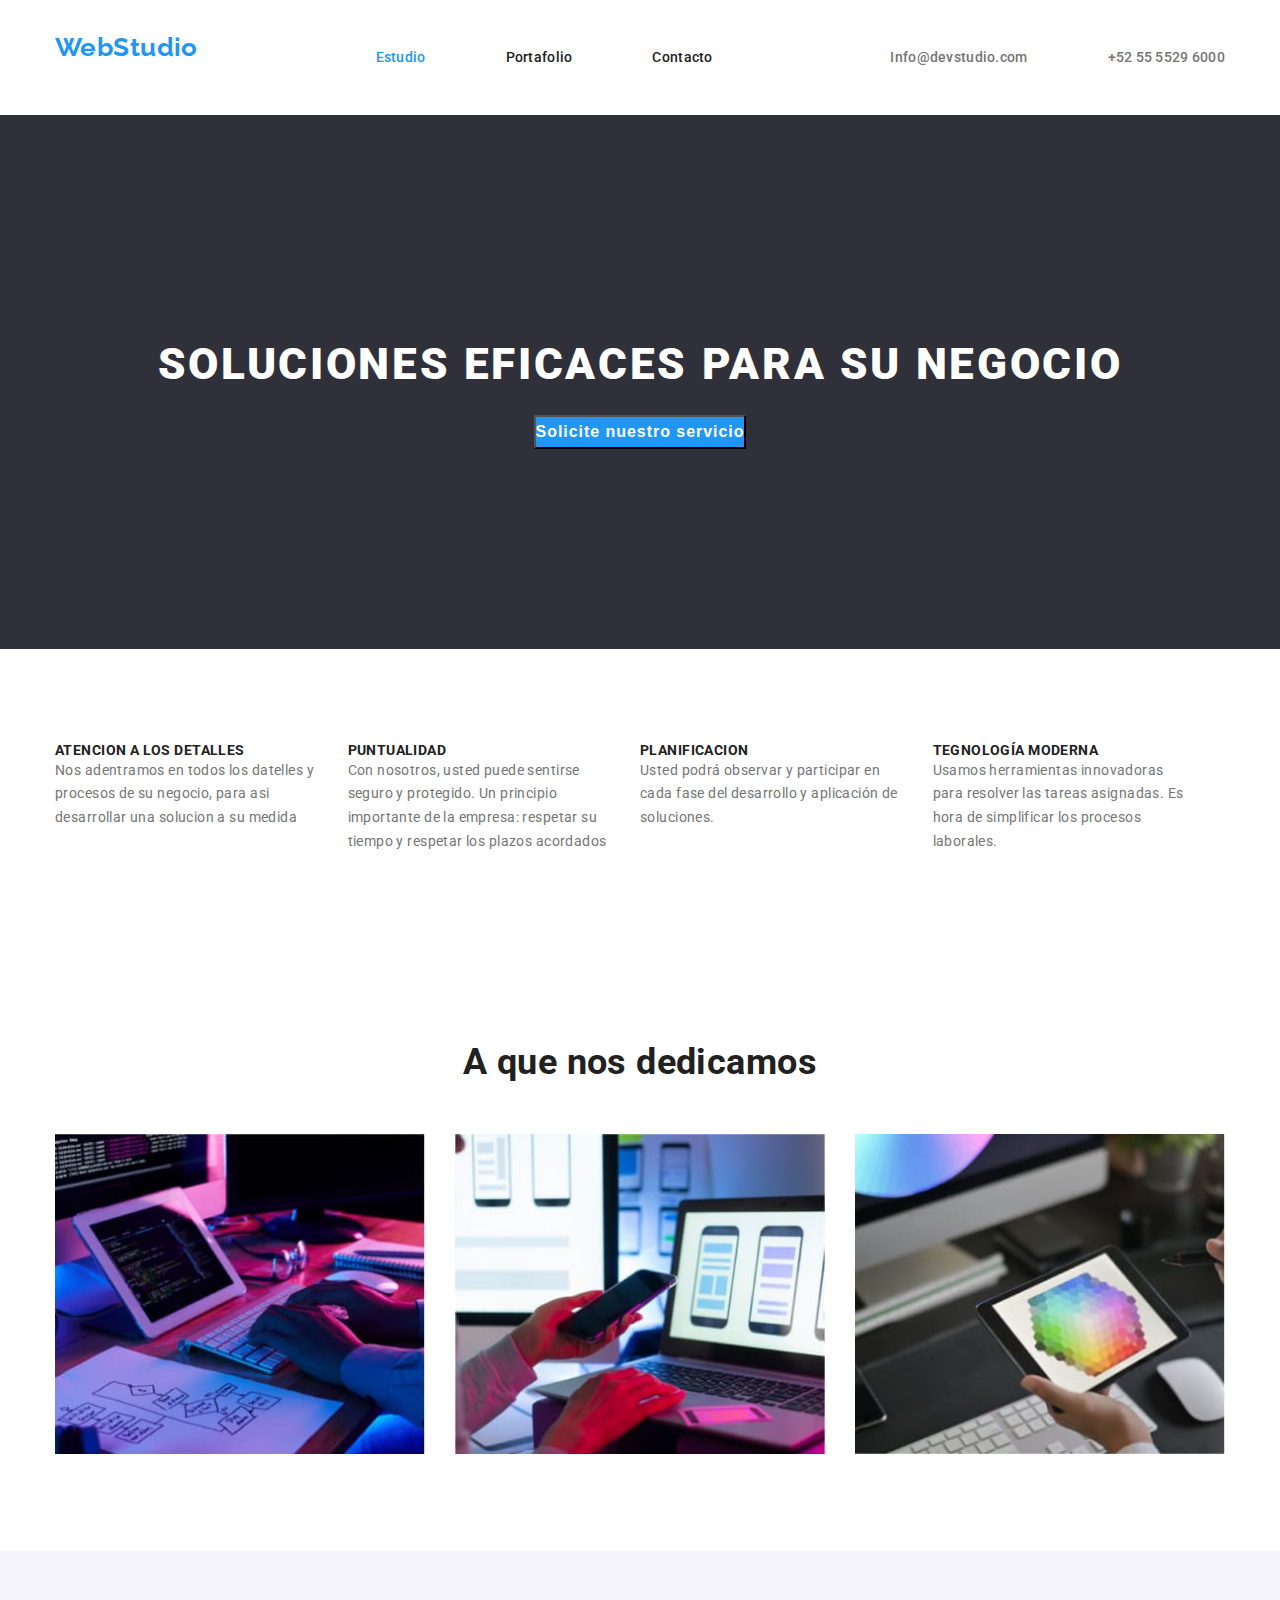
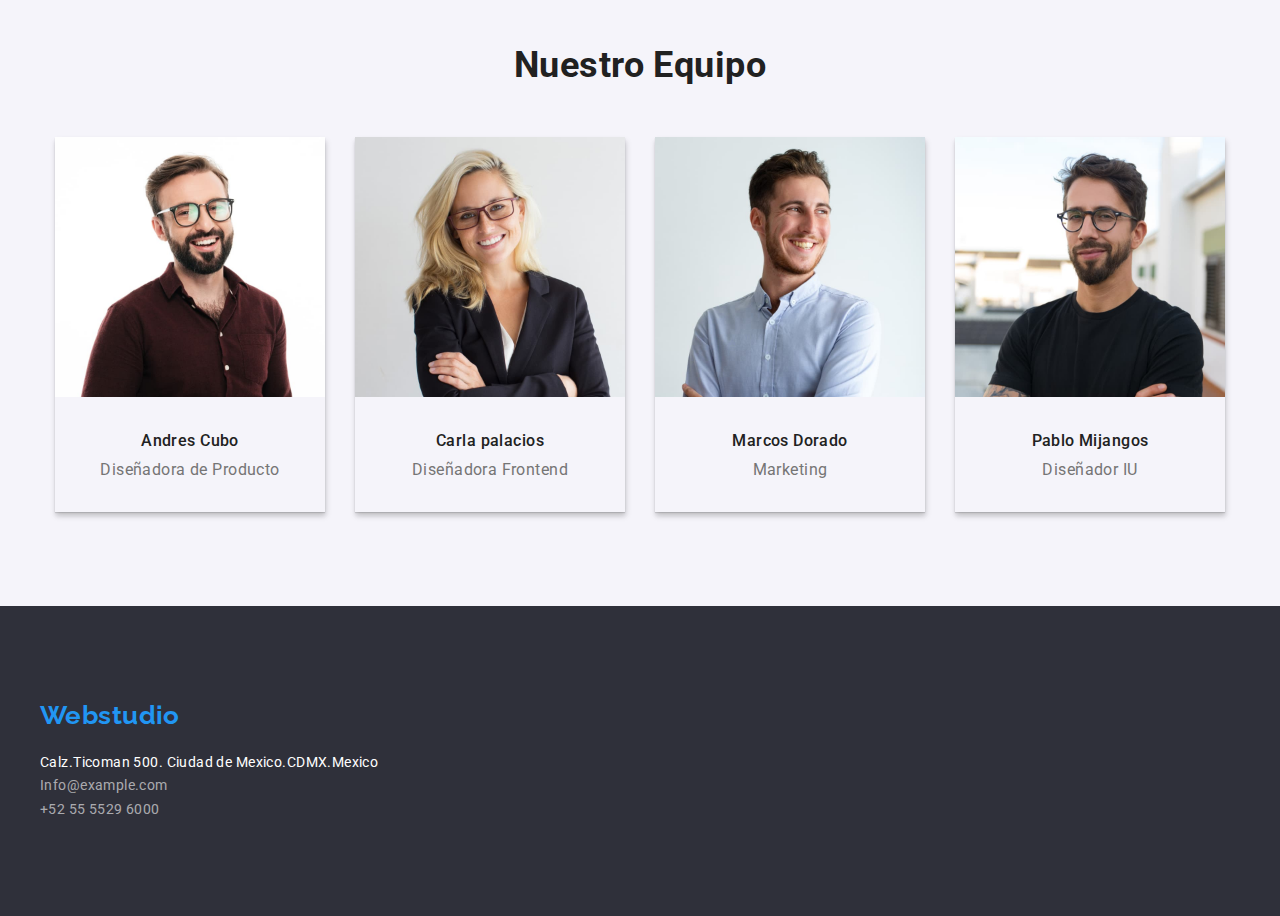
<file: index.html>
<!DOCTYPE html>
<html lang="en">
  <head>
    <meta charset="UTF-8" />
    <meta http-equiv="X-UA-Compatible" content="IE=edge" />
    <meta name="viewport" content="width=device-width, initial-scale=1.0" />
    <link rel="preconnect" href="https://fonts.googleapis.com" />
    <link rel="preconnect" href="https://fonts.gstatic.com" crossorigin />
    <link
      href="https://fonts.googleapis.com/css2?family=Raleway:wght@700&family=Roboto:wght@400;500;700;900&display=swap"
      rel="stylesheet"
    />
    <link rel="stylesheet" href="./css/styles.css" />

    <title>Document</title>
  </head>

  <body>
    <!--Encabezado-->
    <header>
      <div class="container header-container">
        <a class="logo list" href="./index.html">WebStudio</a>
        <nav>
          <ul class="nav-menu">
            <li>
              <a class="headers current list" href="./index.html">Estudio</a>
            </li>
            <li>
              <a class="headers list" href="./portafolio.html">Portafolio</a>
            </li>
            <li><a class="headers list" href="./index.html">Contacto</a></li>
          </ul>
        </nav>
        <ul class="nav-contact">
          <li>
            <a class="link list" href="emailto:Info@devstudio.com"
              >Info@devstudio.com</a
            >
          </li>
          <li>
            <a class="link list" href="tel:+52 55  5529 6000"
              >+52 55 5529 6000</a
            >
          </li>
        </ul>
      </div>
    </header>

    <main>
      <section class="hero">
        <h1 class="hero-title">SOLUCIONES EFICACES PARA SU NEGOCIO</h1>
        <button class="hero-button" type="button">
          Solicite nuestro servicio
        </button>
        <!--Este es el comienzo-->
      </section>
     
      <section class="Benefits section">
        <div class="container">
        <h2 style="display: none">Nuestras ventajas</h2>
        <ul class="Benefits-list">
          <li class="Benefits-items">
            <h3 class="Benefits-title">ATENCION A LOS DETALLES</h3>
            <p class="Benefits-parraf">
              Nos adentramos en todos los datelles y procesos de su negocio,
              para asi desarrollar una solucion a su medida
            </p>
          </li>

          <li class="Benefits-items">
            <h3 class="Benefits-title">PUNTUALIDAD</h3>
            <p class="Benefits-parraf">
              Con nosotros, usted puede sentirse seguro y protegido. Un
              principio importante de la empresa: respetar su tiempo y respetar
              los plazos acordados
            </p>
          </li>
          <li class="Benefits-items">
            <h3 class="Benefits-title">PLANIFICACION</h3>
            <p class="Benefits-parraf">
              Usted podrá observar y participar en cada fase del desarrollo y
              aplicación de soluciones.
            </p>
          </li>

          <li class="Benefits-items">
            <h3 class="Benefits-title">TEGNOLOGÍA MODERNA</h3>
            <p class="Benefits-parraf">
              Usamos herramientas innovadoras para resolver las tareas
              asignadas. Es hora de simplificar los procesos laborales.
            </p>
          </li>
        </ul>
      </div>
      </section>
      <!--Estos son los servicios-->
      <section class="gallery section">
        <div class="container">
          <h2 class="section-title">A que nos dedicamos</h2>
          <ul class="galery-list">
            <li class="galery-items">
              <img
                src="images/img_1.jpg"
                width="370"
                alt="typing on keyboard"
              />
            </li>
            <li class="galery-items">
              <img src="images/img_2.jpg" 
              width="370" 
              alt="checking phone"
              />
            </li>
            <li class="galery-items">
              <img
                src="images/img_3.jpg"
                width="370"
                alt="Looking at the design"
              />
            </li>
          </ul>
        </div>
      </section>
      <!--Estas con las imagenes-->
      <section class="our-team section">
        <div class="container">
        <h2 class="section-title">Nuestro Equipo</h2>
        <ul class="team-list">
          <li class="team-items">
            <img src="images/team_1.jpg" width="270" />
            <div class="staf">
            <h3 class="team-name">Andres Cubo</h3>
            <p class="team-parraf">Diseñadora de Producto</p>
          </div>
          </li>
          <li class="team-items">
            <img src="images/Team_2.jpg" width="270" />
            <div class="staf">
            <h3 class="team-name">Carla palacios</h3>
            <p class="team-parraf">Diseñadora Frontend</p>
          </div>
          </li>
          <li class="team-items">
            <img src="images/team_3.jpg" width="270" />
            <div class="staf">
            <h3 class="team-name">Marcos Dorado</h3>
            <p class="team-parraf">Marketing</p>
          </div>
          </li>
          <li class="team-items">
            <img src="images/team_4.jpg" width="270" />
            <div class="staf">
            <h3 class="team-name">Pablo Mijangos</h3>
            <p class="team-parraf">Diseñador IU</p>
          </div>
          </li>
        </ul>
      </div>
      </section>
      <!--Estos son los docentes-->
    </main>

    <footer class="footer">
      <address>
        <ul>
          <li>
            <a class="logo list" href="#">Webstudio</a>
          </li>
          <li>
            <a class="location list" href="#"
              >Calz.Ticoman 500. Ciudad de Mexico.CDMX.Mexico
            </a>
          </li>
          <li>
            <a class="contact list" href="emailto:Info@example.com"
              >Info@example.com</a
            >
          </li>
          <li>
            <a class="contact list" href="tel:+52 55  5529 6000"
              >+52 55 5529 6000</a
            >
          </li>
        </ul>
      </address>
    </footer>
  </body>
</html>
</file>
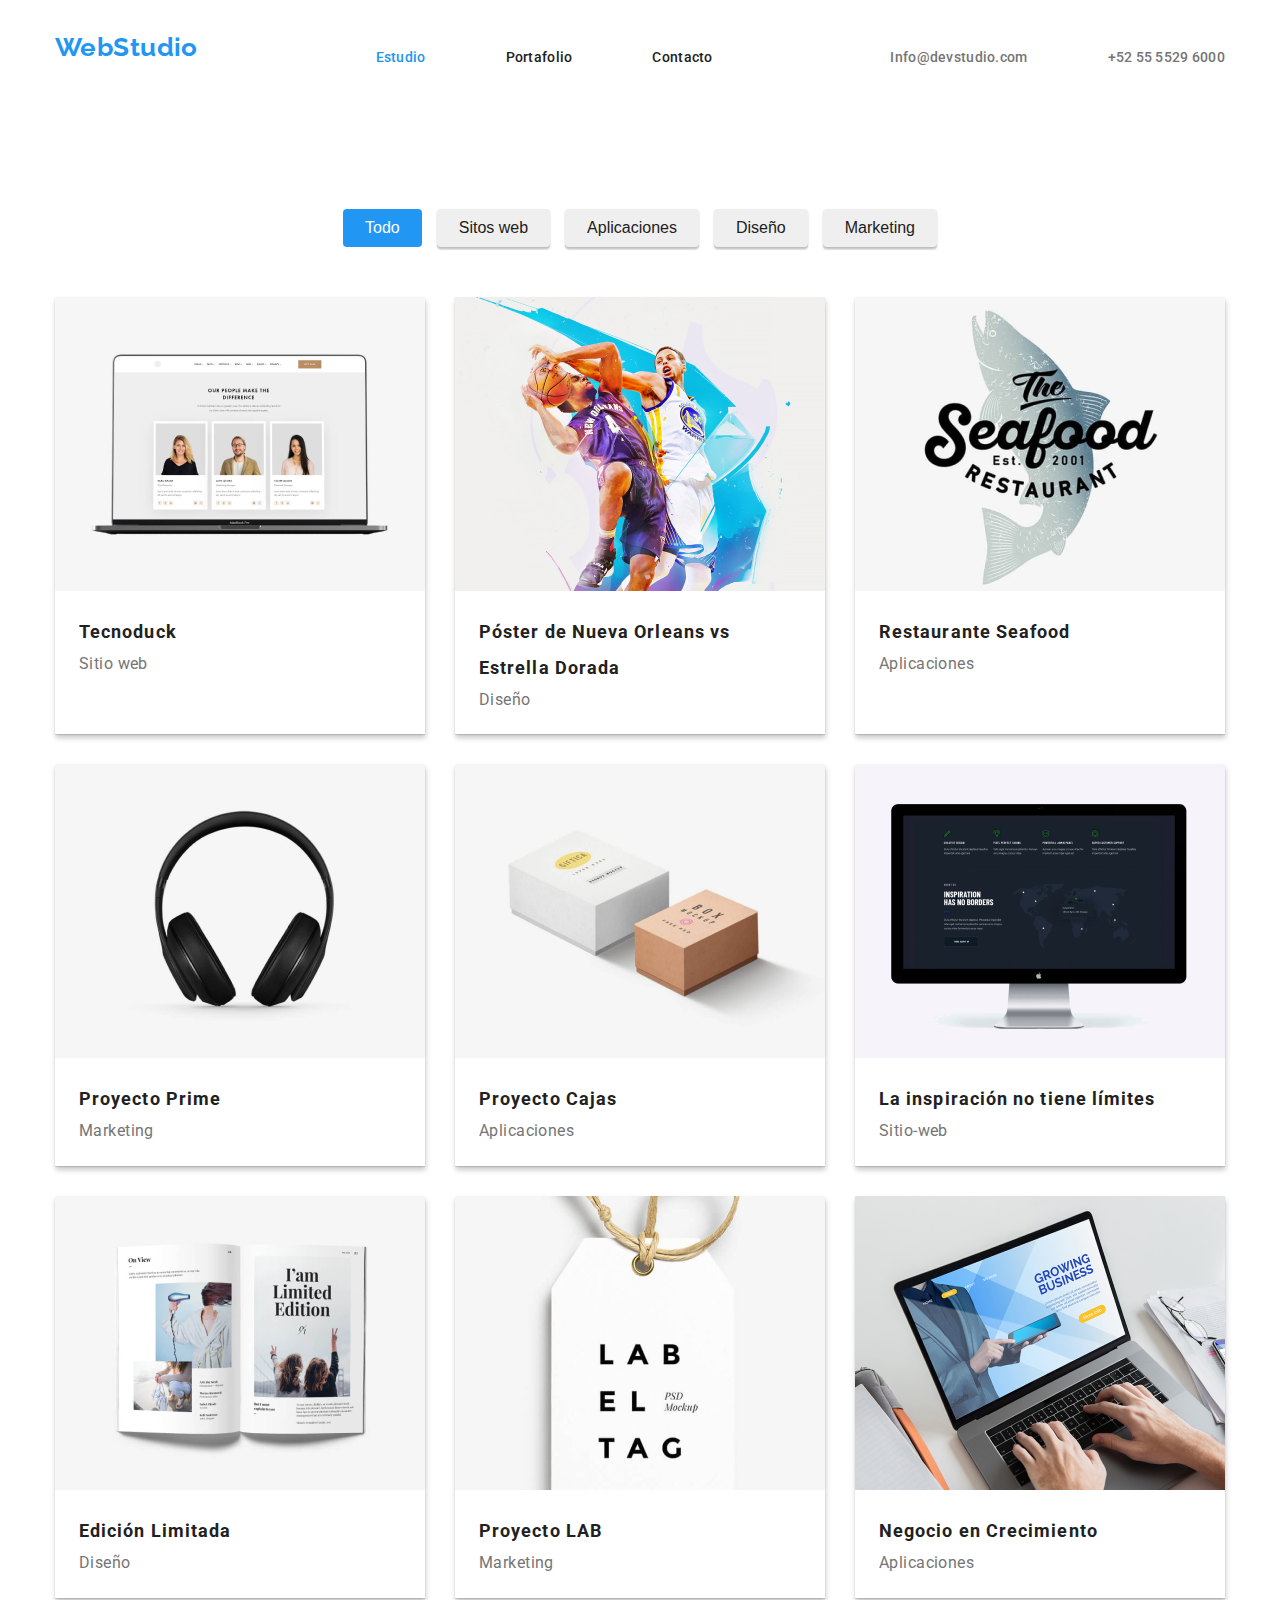
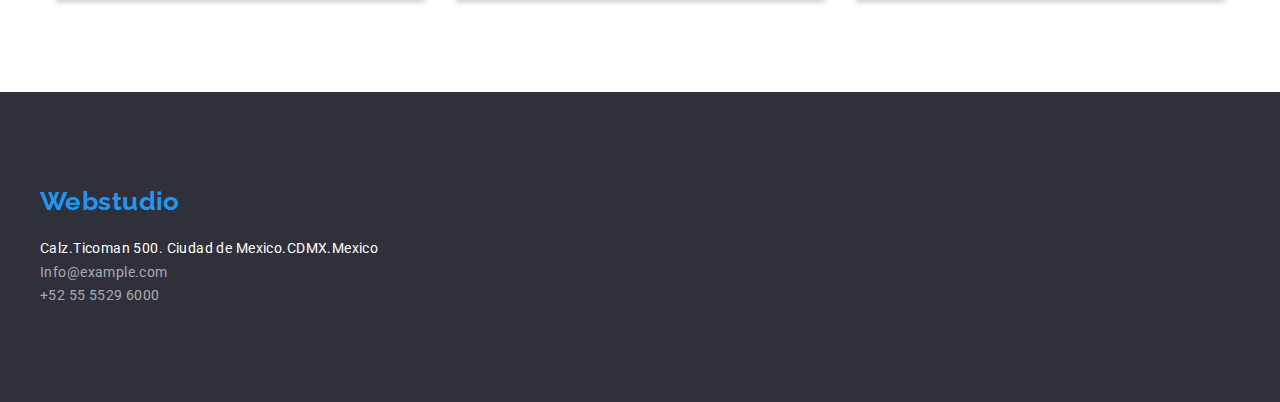
<file: portafolio.html>
<!DOCTYPE html>
<html lang="en">

<head>
  <meta charset="UTF-8" />
  <meta http-equiv="X-UA-Compatible" content="IE=edge" />
  <meta name="viewport" content="width=device-width, initial-scale=1.0" />
  <link rel="preconnect" href="https://fonts.googleapis.com">
  <link rel="preconnect" href="https://fonts.gstatic.com" crossorigin>
  <link href="https://fonts.googleapis.com/css2?family=Raleway:wght@700&family=Roboto:wght@400;500;700;900&display=swap"
    rel="stylesheet">
  <link rel="stylesheet" href="./css/styles.css">
  <title>Document</title>
</head>

<body>
  <!--Encabezado-->
  <header>
    <div class="container header-container">
      <a class="logo list" href="./index.html">WebStudio</a>
      <nav>
        <ul class="nav-menu">
          <li>
            <a class="headers current list" href="./index.html">Estudio</a>
          </li>
          <li>
            <a class="headers list" href="./portafolio.html">Portafolio</a>
          </li>
          <li><a class="headers list" href="./index.html">Contacto</a></li>
        </ul>
      </nav>
      <ul class="nav-contact">
        <li>
          <a class="link list" href="emailto:Info@devstudio.com">Info@devstudio.com</a>
        </li>
        <li>
          <a class="link list" href="tel:+52 55  5529 6000">+52 55 5529 6000</a>
        </li>
      </ul>
    </div>
  </header>
  <main>
    <section class="portafoli section">
      <div class="container">
        <ul class="portafoli-list">
          <li><button type="button" class="buttons">Todo</button></li>
          <li><button type="button" class="button">Sitos web</button></li>
          <li><button type="button" class="button">Aplicaciones</li>
          <li><button type="button" class="button">Diseño</button></li>
          <li><button type="button" class="button">Marketing</button></li>
        </ul>
        <ul class="portafoli-cart">
          <li class="portafoli-items">
            <img src="./images/Portafolio_1.png" width="370" alt="">
            <div class="cart-proyect">
              <h3 class="portafoli-title">Tecnoduck</h3>
              <p class="portafoli-parraf">Sitio web</p>
            </div>
          </li>
          <li class="portafoli-items">
            <img src="./images/Portafolio_2.png" width="370" alt="">
            <div class="cart-proyect">
              <h3 class="portafoli-title">Póster de Nueva Orleans vs Estrella Dorada</h3>
              <p class="portafoli-parraf">Diseño</p>
            </div>
          </li>

          <li class="portafoli-items">
            <img src="./images/Portafolio_3.png" width="370" alt="">
            <div class="cart-proyect">
              <h3 class="portafoli-title">Restaurante Seafood</h3>
              <p class="portafoli-parraf">Aplicaciones</p>
            </div>
          </li>

          <li class="portafoli-items">
            <img src="./images/Portafolio_4.png" width="370" alt="">
            <div class="cart-proyect">
              <h3 class="portafoli-title">Proyecto Prime</h3>
              <p class="portafoli-parraf">Marketing</p>
            </div>
          </li>

          <li class="portafoli-items">
            <img src="./images/Portafolio_5.png" width="370" alt="">
            <div class="cart-proyect">
              <h3 class="portafoli-title">Proyecto Cajas</h3>
              <p class="portafoli-parraf">Aplicaciones</p>
            </div>
          </li>

          <li class="portafoli-items">
            <img src="./images/Portafolio_6.png" width="370" alt="">
            <div class="cart-proyect">
              <h3 class="portafoli-title">La inspiración no tiene límites</h3>
              <p class="portafoli-parraf">Sitio-web</p>
            </div>
          </li>

          <li class="portafoli-items">
            <img src="./images/Portafolio_7.png" width="370" alt="">
            <div class="cart-proyect">
              <h3 class="portafoli-title">Edición Limitada</h3>
              <p class="portafoli-parraf">Diseño</p>
            </div>
          </li>

          <li class="portafoli-items">
            <img src="./images/Portafolio_8.png" width="370" alt="">
            <div class="cart-proyect">
              <h3 class="portafoli-title">Proyecto LAB</h3>
              <p class="portafoli-parraf">Marketing</p>
            </div>
          </li>

          <li class="portafoli-items">
            <img src="./images/Portafolio_9.png" width="370" alt="">
            <div class="cart-proyect">
              <h3 class="portafoli-title">Negocio en Crecimiento</h3>
              <p class="portafoli-parraf">Aplicaciones</p>
            </div>
          </li>
        </ul>
      </div>
    </section>
  </main>

  <footer class="footer">
    <address>
      <ul>
        <li>
          <a class="logo list" href="#">Webstudio</a>
        </li>
        <li>
          <a class="location list" href="#">Calz.Ticoman 500. Ciudad de Mexico.CDMX.Mexico </a>
        </li>
        <li>
          <a class="contact list" href="emailto:Info@example.com">Info@example.com</a>
        </li>
        <li>
          <a class="contact list" href="tel:+52 55  5529 6000">+52 55 5529 6000</a>
        </li>
      </ul>
    </address>
  </footer>
</body>

</html>
</file>
<file: css/styles.css>
:root{
    --primary-black-color:#212121;
    --primary-text-color:#757575;
    --primary-white-color:#ffffff;
    --accent-color:#2196f3;
    --background-dark:#2f303a; 
    --color:#e5e5e5;
    --rgba:rgba(255, 255, 255, 0.6);
    --container-padding:calc((100% - 1200px) /2);

}

* {
    margin: 0;
    padding: 0;
    box-sizing: border-box;
  }

  .section {
padding: 94px 0;
  }

body {
  font-size: 14px;
  letter-spacing: 0.03em;
  color: var(--color);
  background-color: var(--primary-white-color);
  font-family: 'Roboto', 'Arial', sans-serif;
}

.container{
width: 1200px; 
margin:0 auto;
padding-left: 15px;
padding-right: 15px;
}

.list{
    text-decoration: none;
}

li {
    list-style: none;
} 

.logo {
  font-family: 'Raleway';
  font-style: normal;
  font-weight: 700;
  font-size: 26px;
  line-height: 1.19;
  color: var(--accent-color);
  display: inline-block;
  margin-bottom:  20px;
}



.header-container{
    display: flex;
    align-items: center;
    justify-content: space-between;
    gap: 100px;

    padding-top: 32px;
    padding-bottom: 32px;
}

.nav-menu {
display: flex;
align-items: center;
gap: 80px;
}

.nav-contact{
    display: flex;
    align-items: center;
    gap: 80px;
}

header .current {
  font-family: 'Roboto';
  font-style: normal;
  font-weight: 500;
  font-size: 14px;
  line-height: 1.14;
  letter-spacing: 0.02em;
  color: var(--accent-color);
}

.headers {
  font-family: 'Roboto';
  font-style: normal;
  font-weight: 500;
  font-size: 14px;
  line-height: 1.14;
  letter-spacing: 0.02em;
  color: var(--primary-black-color);
}

.link {
    font-style: normal;
font-weight: 500;
font-size: 14px;
line-height: 1.14;
letter-spacing: 0.02em;
color: var(--primary-text-color);
}

.headers:hover,
.headers:focus,
.headers .current,
.link:hover,
.link:focus {
    color: var(--accent-color);
}

.hero {
  background: var(--background-dark);
  padding: 200px var(--container-padding);
  text-align: center;
}

.hero-title {
    font-style: normal;
font-weight: 900;
font-size: 44px;
line-height: 1.36;
letter-spacing: 0.06em;
text-transform: uppercase;
margin:20px auto;

color: var(--primary-white-color);

}

.hero-button{
    font-style: normal;
font-weight: 700;
font-size: 16px;
line-height: 1.87;
letter-spacing: 0.06em;
color: var(--primary-white-color);
background: var(--accent-color);
cursor:pointer;
}

.Benefits-list{
    display: flex;
    gap: 30px;
}

.Benefits-items {
    flex-basis: calc((100% - 120px) /4 );
}

.Benefits-title {
    font-style: normal;
font-weight: 700;
font-size: 14px;
line-height: 1.14;
text-transform: uppercase;
color: var(--primary-black-color);

}


.galery-list{
    display: flex;
    gap: 30px;
}


.galery-items{
    flex-basis: calc((100% - 90px) / 3);
}

.team-list {
    display: flex;
    gap: 30px;
}

.team-items {
    flex-basis: calc((100% - 120px) / 4);
    box-shadow: 0px 1px 1px rgba(0, 0, 0, 0.12), 0px 4px 4px rgba(0, 0, 0, 0.06),
    1px 4px 6px rgba(0, 0, 0, 0.16);
    
}

.Benefits-parraf {
    font-style: normal;
font-weight: 400;
font-size: 14px;
line-height: 1.7;
color: var(--primary-text-color);
}

.section-title {
    font-style: normal;
font-weight: 700;
font-size: 36px;
line-height: 1.16;
text-align: center;
color: var(--primary-black-color);
margin-bottom: 50px;

}

.our-team { 
    background: #F5F4FA;
}

.team-name { 
    font-style: normal;
    font-weight: 500;
    font-size: 16px;
    line-height: 1.18;
    color:var(--primary-black-color);
    text-align: center;
    margin-bottom: 10px;
}

.team-parraf {
    font-style: normal;
font-weight: 400;
font-size: 16px;
line-height: 1.18;
color: var(--primary-text-color);
text-align: center;

}

.footer{
    background: var(--background-dark);
    padding: 94px var(--container-padding);
}


.contact:hover,
.contact:focus{
    color:var(--accent-color);
}


.location{
    font-style: normal;
font-weight: 400;
font-size: 14px;
line-height: 1.7;
color: var(--primary-white-color);
}

.contact {
    font-style: normal;
font-weight: 400;
font-size: 14px;
line-height: 1.7;
color: var(--rgba);
margin-bottom: 10px;
}

.buttons {
    font-style: normal;
    font-weight: 500;
    font-size: 16px;
    line-height: 1.6;
       color: var(--primary-white-color);
       background: var(--accent-color); 
       border-radius: 4px;
       border: none;
       cursor:pointer;
       padding: 6px 22px;
}

.button {
    font-style: normal;
    font-weight: 500;
    font-size: 16px;
    line-height: 1.6;
    color: var(--primary-black-color);
    box-shadow: 0px 3px 1px rgba(0, 0, 0, 0.1), 0px 1px 2px rgba(0, 0, 0, 0.08),
    0px 2px 2px rgba(0, 0, 0, 0.12);
  border-radius: 4px;
  border: none;
  cursor: pointer;
  padding: 6px 22px;
}

.button:hover,
.button:focus {
background-color: var(--accent-color);
}

.portafoli-title {
    font-style: normal;
font-weight: 700;
font-size: 18px;
line-height: 2;
letter-spacing: 0.06em;
color: var(--primary-black-color);
}

.portafoli-parraf{
    font-style: normal;
font-weight: 400;
font-size: 16px;
line-height: 1.8;
color: var(--primary-text-color);
}

.portafoli-list {
    display: flex;
    justify-content: center;
    gap: 15px;
    margin-bottom: 50px;
}

.portafoli-cart {
    display: flex;
    flex-wrap:wrap;
    gap: 30px;
}

.portafoli-items {
    flex-basis: calc((100% - 90px) / 3);
    box-shadow: 0px 1px 1px rgba(0, 0, 0, 0.12), 0px 4px 4px rgba(0, 0, 0, 0.06),
    1px 4px 6px rgba(0, 0, 0, 0.16);
}

.staf { 
    padding-top: 32px;
    padding-bottom: 32px;
}

.cart-proyect {
    display: block;
    padding: 20px 24px;
}
</file>
